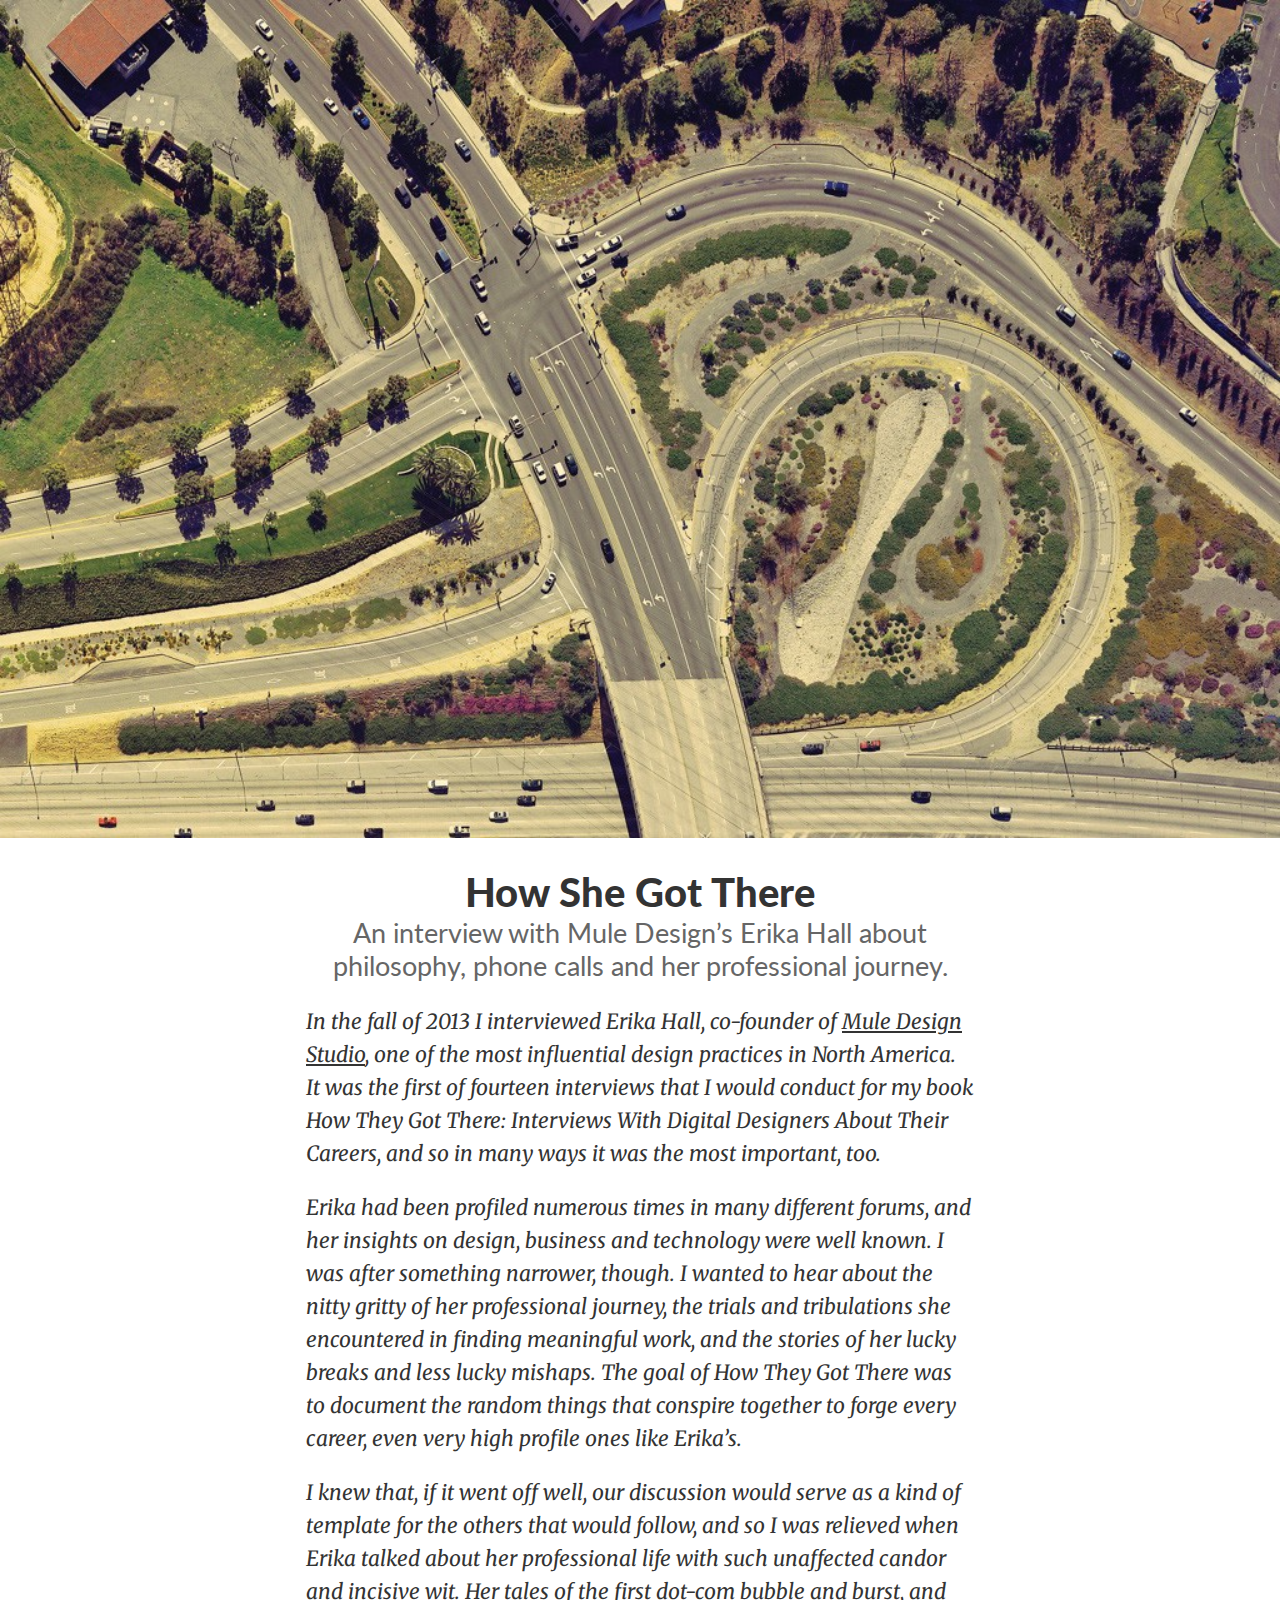
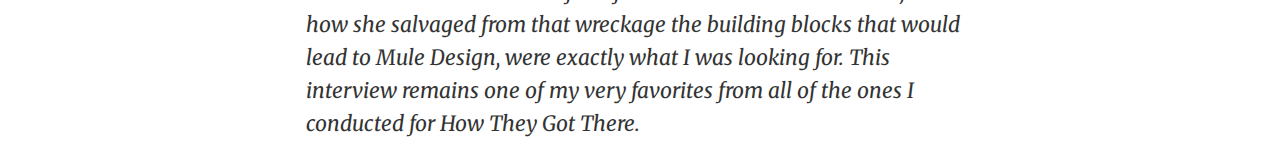
<file: week1/day-1/index.html>
<!doctype html>
<html>
  <head>
    <title>Medium article</title>
    <meta charset="utf-8">
    <link href="https://fonts.googleapis.com/css?family=Lato|Merriweather" rel="stylesheet">
    <link href="style.css" rel="stylesheet">
  </head>
  <body>
    <img src="big-image.jpg" alt="landscape">
    <article>
      <h1>How She Got There</h1>
      <h2>
        An interview with Mule Design’s Erika Hall about philosophy, phone calls and her professional journey.
      </h2>
      <p>
        <em>
          In the fall of 2013 I interviewed Erika Hall, co-founder of <a href="http://muledesign.com/">Mule Design Studio</a>, one of the most influential design practices in North America. It was the first of fourteen interviews that I would conduct for my book How They Got There: Interviews With Digital Designers About Their Careers, and so in many ways it was the most important, too.
        </em>
      </p>
      <p>
        <em>
          Erika had been profiled numerous times in many different forums, and her insights on design, business and technology were well known. I was after something narrower, though. I wanted to hear about the nitty gritty of her professional journey, the trials and tribulations she encountered in finding meaningful work, and the stories of her lucky breaks and less lucky mishaps. The goal of How They Got There was to document the random things that conspire together to forge every career, even very high profile ones like Erika’s.
        </em>
      </p>
      <p>
        <em>
          I knew that, if it went off well, our discussion would serve as a kind of template for the others that would follow, and so I was relieved when Erika talked about her professional life with such unaffected candor and incisive wit. Her tales of the first dot-com bubble and burst, and how she salvaged from that wreckage the building blocks that would lead to Mule Design, were exactly what I was looking for. This interview remains one of my very favorites from all of the ones I conducted for How They Got There.
        </em>
      </p>
    </article>
  </body>
</html>
</file>
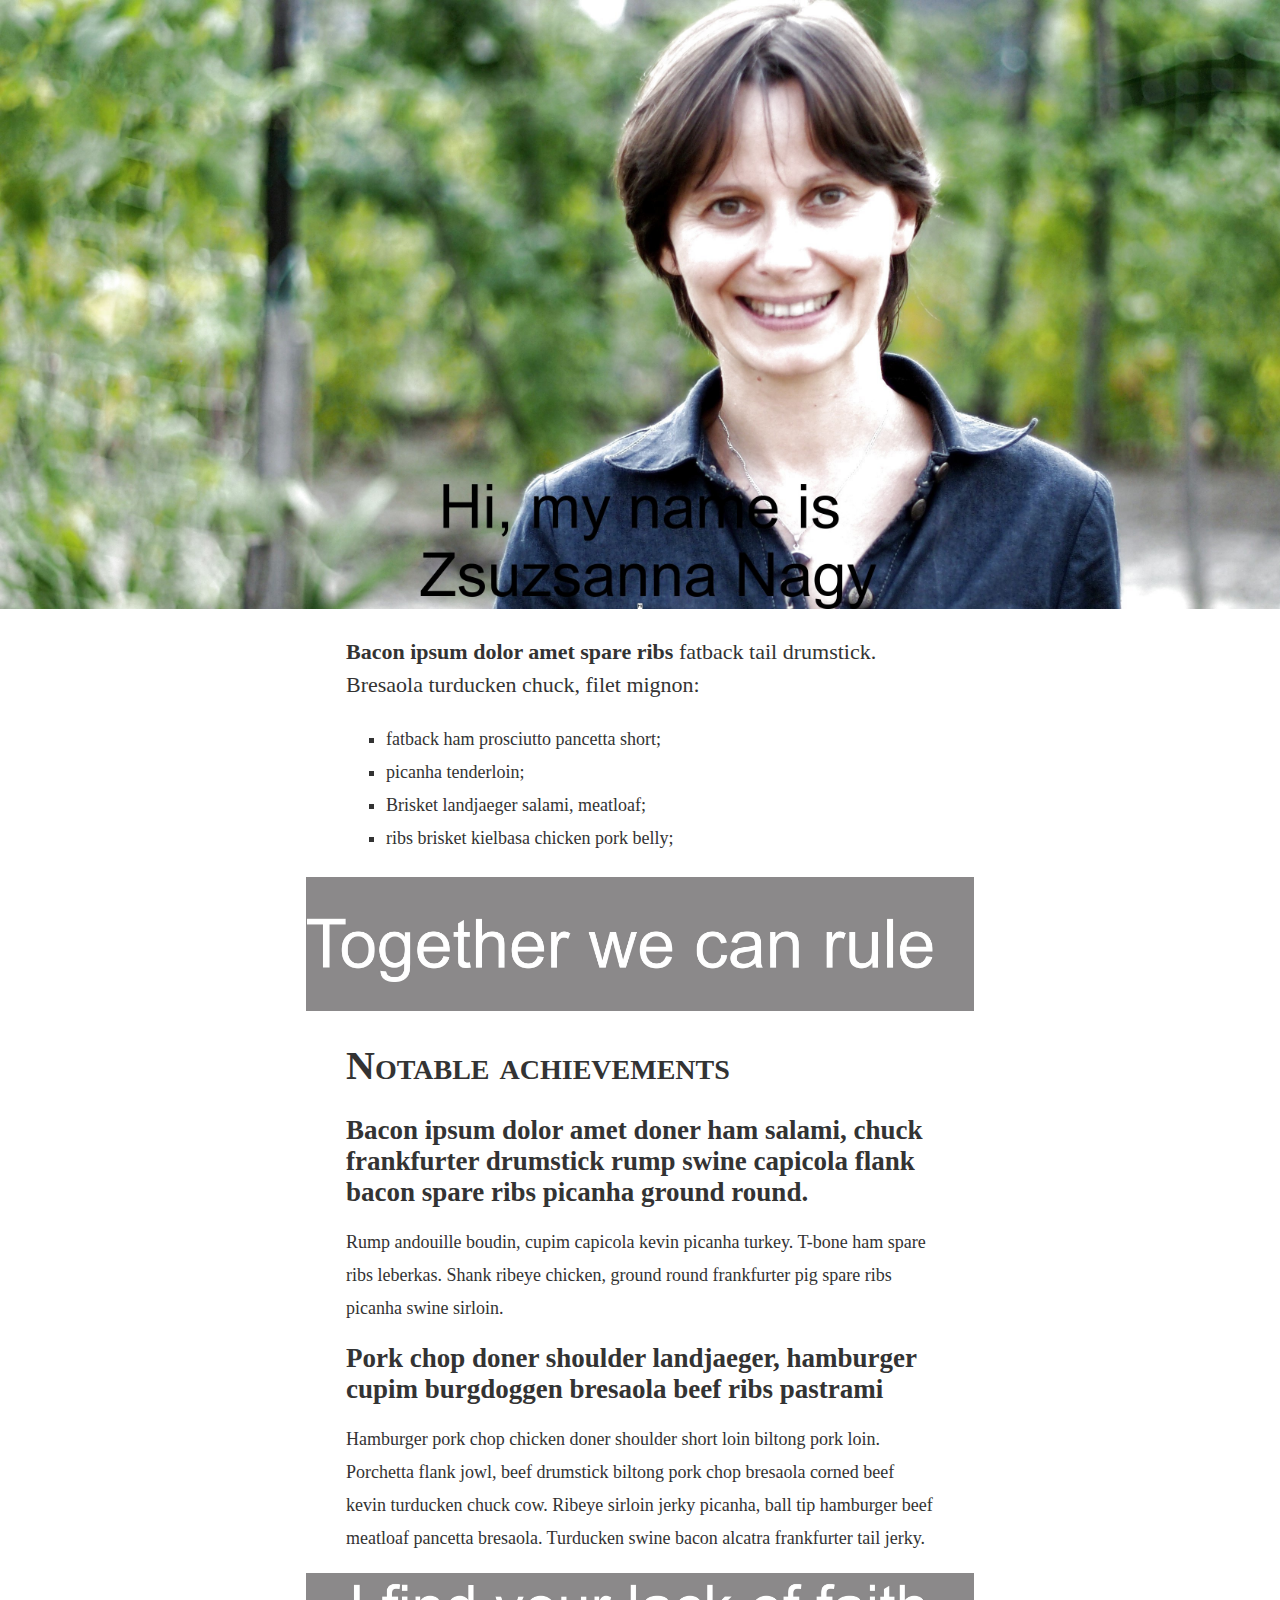
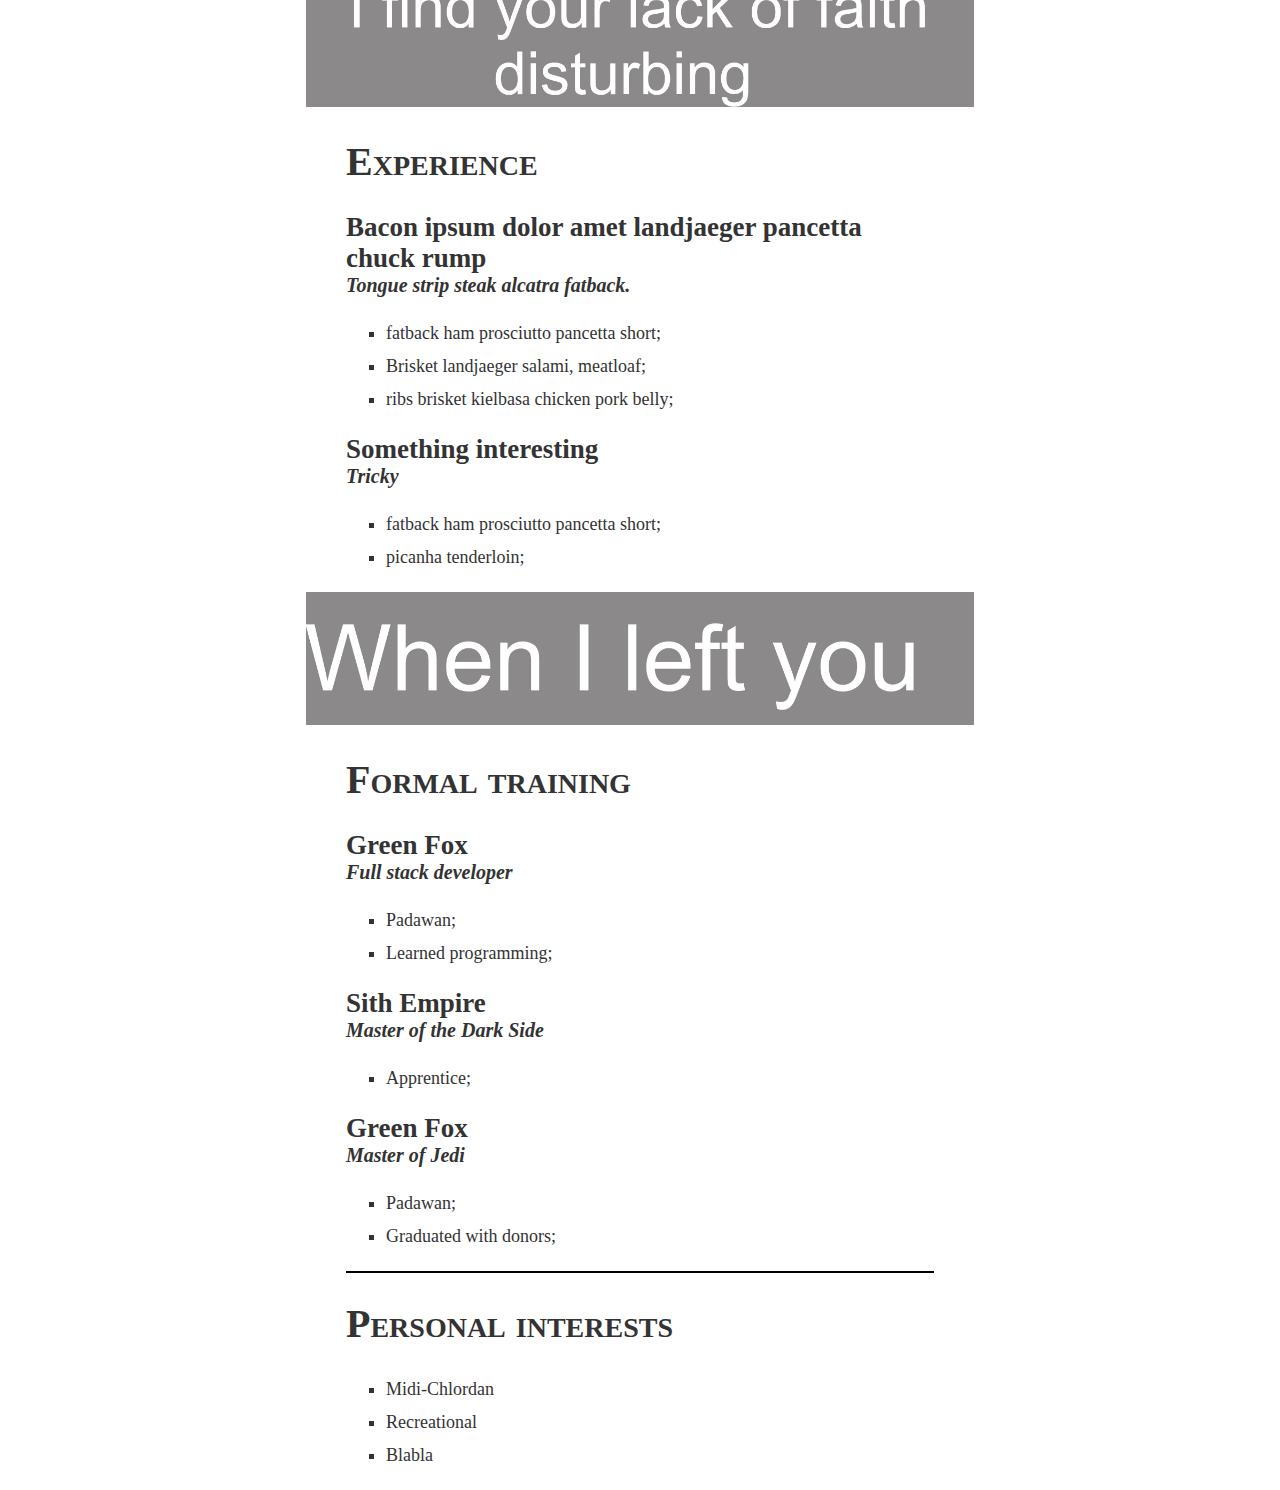
<file: week1/day-5/FirstWebsite/index.html>
<!doctype html>
<html lang="en">
  <head>
    <title>CV</title>
    <meta charset="utf-8">
    <link href="style.css" rel="stylesheet">
  </head>
  <body>
    <img src="zsuzsi.jpg" alt="Nagy Zsuzsa's profile picture">
    <article>
      <section class="first">
        <p>
          <strong>Bacon ipsum dolor amet spare ribs </strong>
          fatback tail drumstick. Bresaola turducken chuck, filet mignon:
          <ul>
            <li>fatback ham prosciutto pancetta short;</li>
            <li>picanha tenderloin;</li>
            <li>Brisket landjaeger salami, meatloaf;</li>
            <li>ribs brisket kielbasa chicken pork belly;</li>
          </ul>
        </p>
      </section>
      <section>
        <img src="firstbox.jpg" alt="slogan2">
      </section>
      <section>
      <h1>Notable achievements</h1>
      <h2>
        Bacon ipsum dolor amet doner ham salami, chuck frankfurter drumstick rump swine capicola flank bacon spare ribs picanha ground round.
      </h2>
      <p>
        Rump andouille boudin, cupim capicola kevin picanha turkey. T-bone ham spare ribs leberkas. Shank ribeye chicken, ground round frankfurter pig spare ribs picanha swine sirloin.
      </p>
      <h2>Pork chop doner shoulder landjaeger, hamburger cupim burgdoggen bresaola beef ribs pastrami</h2>
      <p>
        Hamburger pork chop chicken doner shoulder short loin biltong pork loin. Porchetta flank jowl, beef drumstick biltong pork chop bresaola corned beef kevin turducken chuck cow. Ribeye sirloin jerky picanha, ball tip hamburger beef meatloaf pancetta bresaola. Turducken swine bacon alcatra frankfurter tail jerky.
      </p>
      </section>
      <section>
        <img src="secondbox.jpg" alt="slogan2">
      </section>
      <section>
      <h1>Experience</h1>
      <h2>
        Bacon ipsum dolor amet landjaeger pancetta chuck rump
      </h2>
      <h3>Tongue strip steak alcatra fatback.</h3>
      <p>
        <ul>
          <li>fatback ham prosciutto pancetta short;</li>
          <li>Brisket landjaeger salami, meatloaf;</li>
          <li>ribs brisket kielbasa chicken pork belly;</li>
        </ul>
      </p>
      <h2>Something interesting</h2>
      <h3>Tricky</h3>
      <p>
        <ul>
          <li>fatback ham prosciutto pancetta short;</li>
          <li>picanha tenderloin;</li>
        </ul>
      </p>
      </section>
      <section>
        <img src="thirdbox.jpg" alt="slogan3">
      </section>
      <section>
      <h1>Formal training</h1>
      <h2>Green Fox</h2>
      <h3>Full stack developer</h3>
      <p>
        <ul>
          <li>Padawan;</li>
          <li>Learned programming;</li>
        </ul>
      </p>
      <h2>Sith Empire</h2>
      <h3>Master of the Dark Side</h3>
      <p>
        <ul>
          <li>Apprentice;</li>
        </ul>
      </p>
      <h2>Green Fox</h2>
      <h3>Master of Jedi</h3>
      <p>
        <ul>
          <li>Padawan;</li>
          <li>Graduated with donors;</li>
        </ul>
      </p>
      </section>
      <section>
        <p class="line"></p>
      </section>
      <section>
        <h1>Personal interests</h1>
        <p>
          <ul>
            <li>Midi-Chlordan</li>
            <li>Recreational</li>
            <li>Blabla</li>
          </ul>
        </p>
      </section>
    </article>
</file>
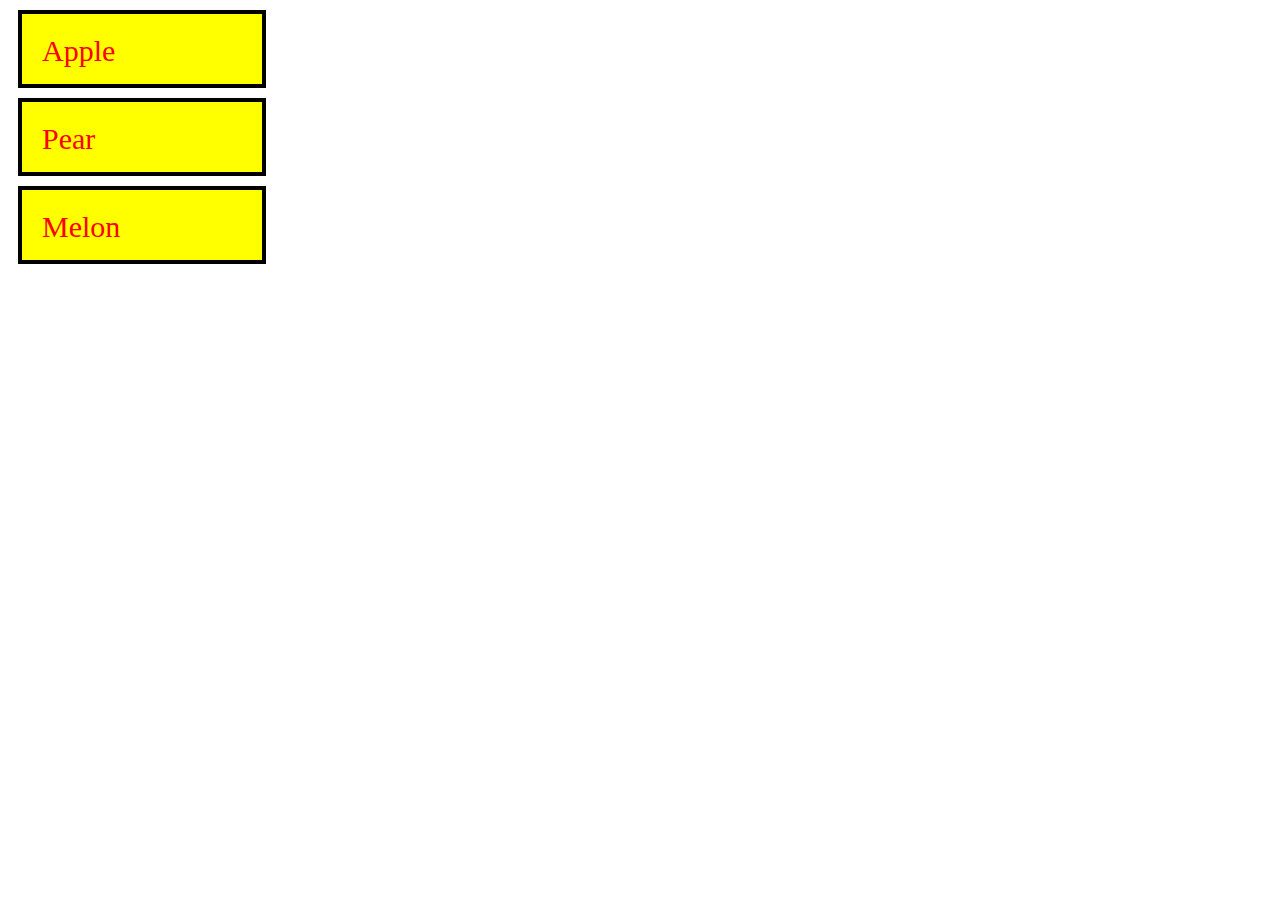
<file: week1/day-4/Exercise1/exercise1.html>
<!doctype html>
<html>
  <head>
    <title>Exercise1</title>
    <meta charset="utf-8">
    <link href="exercise1.css" rel="stylesheet">
  </head>
  <body>
    <section class="box">Apple</section>
    <section class="box">Pear</section>
    <section class="box">Melon</section>
  </body>
</html>
</file>
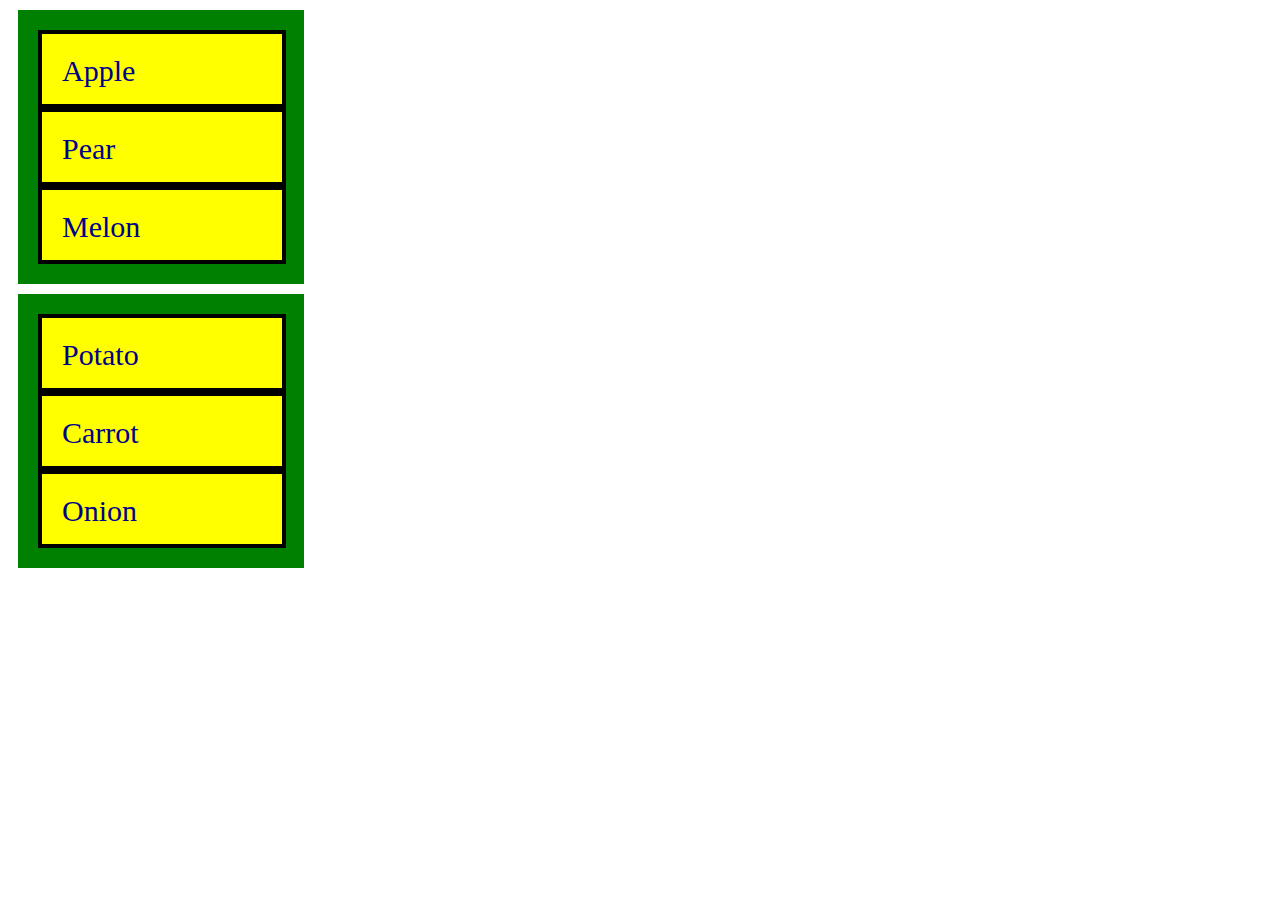
<file: week1/day-4/Exercise2/exercise2.html>
<!doctype html>
<html>
  <head>
    <title>Exercise2</title>
    <meta charset="utf-8">
    <link href="exercise2.css" rel="stylesheet">
  </head>
  <body>
    <section class="big-box">
      <section class="box">Apple</section>
      <section class="box">Pear</section>
      <section class="box">Melon</section>
    </section>
    <section class="big-box">
      <section class="box">Potato</section>
      <section class="box">Carrot</section>
      <section class="box">Onion</section>
    </section>
  </body>
</html>
</file>
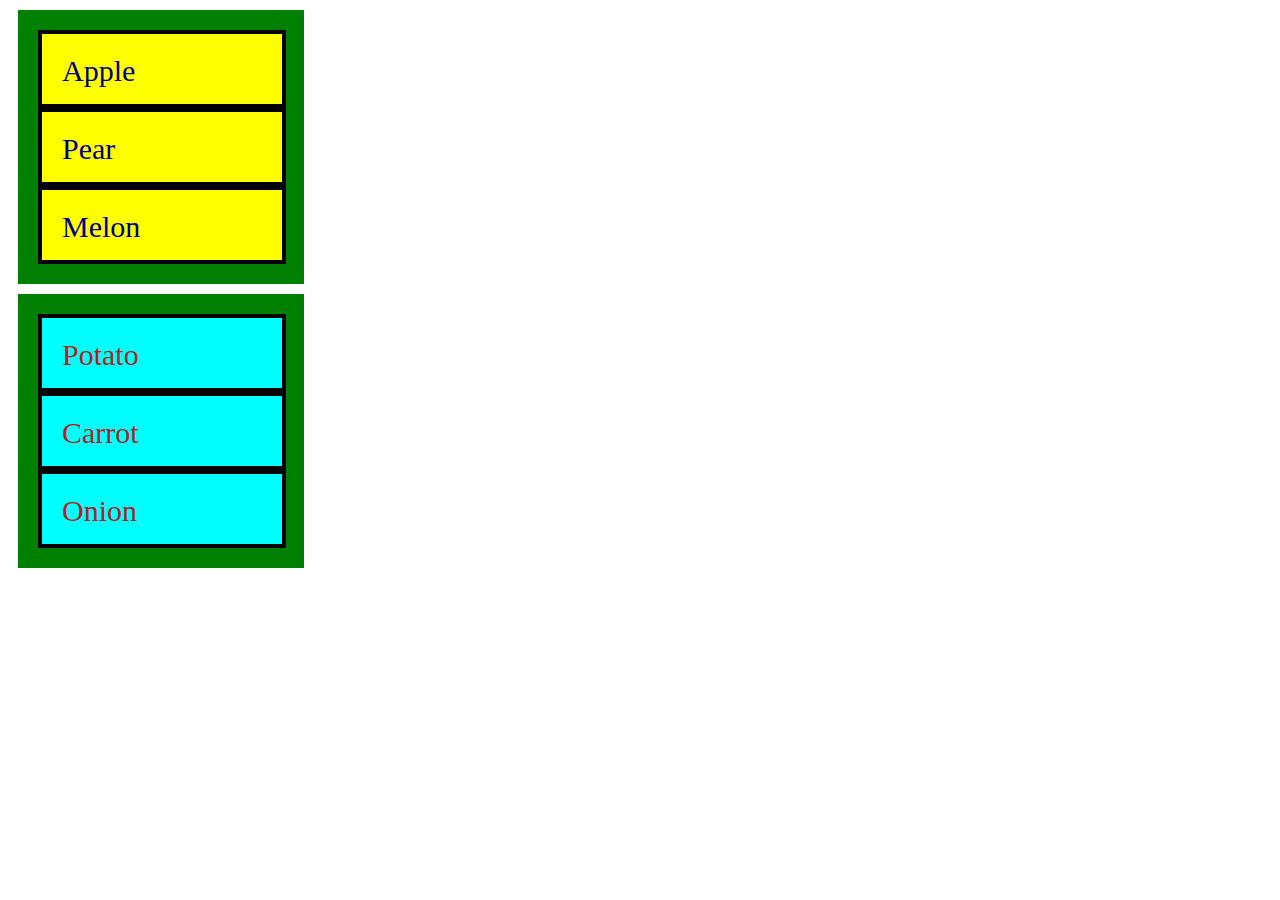
<file: week1/day-4/Exercise3/exercise3.html>
<!doctype html>
<html>
  <head>
    <title>Exercise3</title>
    <meta charset="utf-8">
    <link href="exercise3.css" rel="stylesheet">
  </head>
  <body>
    <section class="big-box">
      <section class="box1">Apple</section>
      <section class="box1">Pear</section>
      <section class="box1">Melon</section>
    </section>
    <section class="big-box">
      <section class="box2">Potato</section>
      <section class="box2">Carrot</section>
      <section class="box2">Onion</section>
    </section>
  </body>
</html>
</file>
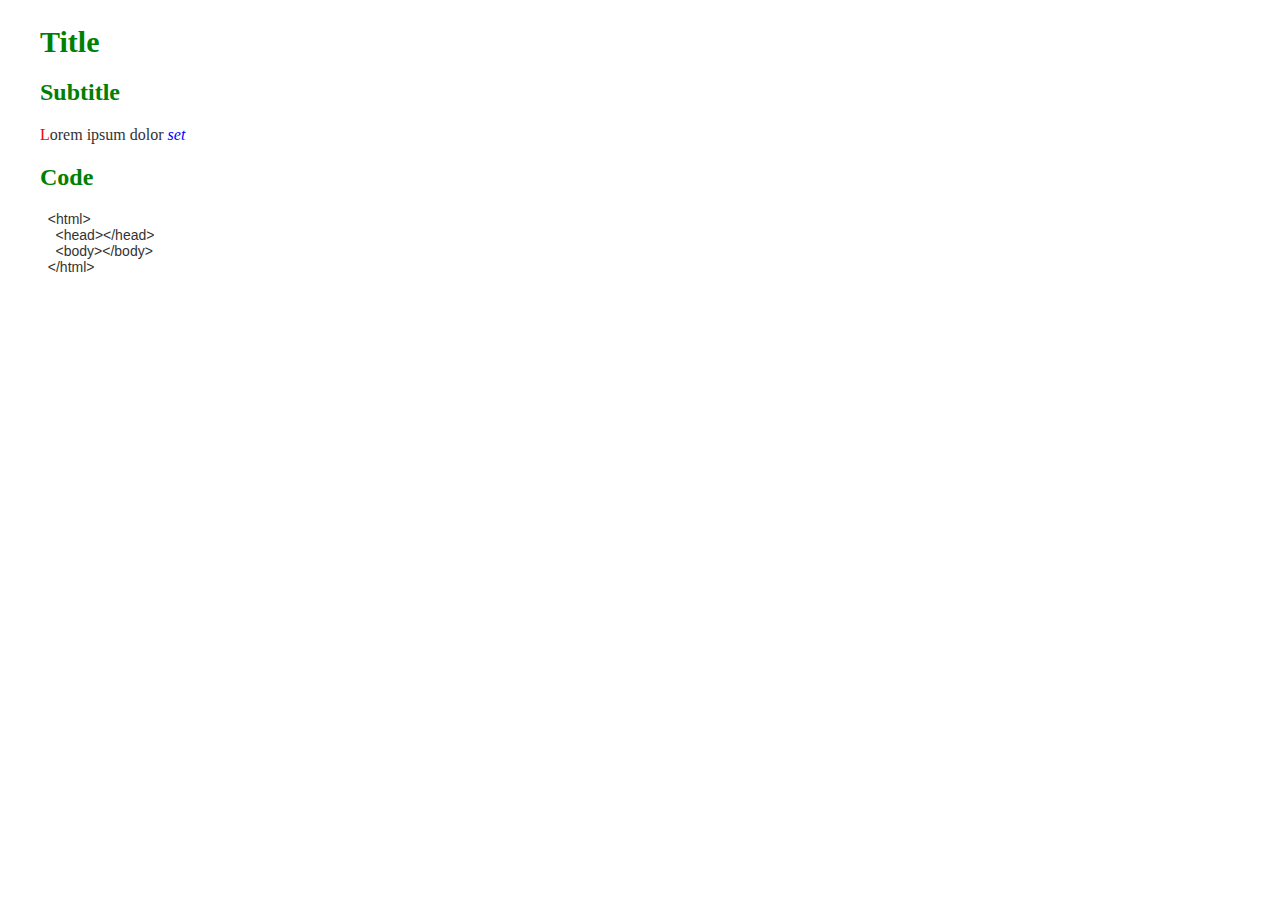
<file: week1/day-4/Exercise4/exercise4.html>
<!doctype html>
<html>
  <head>
    <title>Exercise4</title>
    <meta charset="utf-8">
    <link href="exercise4.css" rel="stylesheet">
  </head>
  <body>
    <article>
      <h1>Title</h1>
      <h2>Subtitle</h2>
      <p>
        <span class="color1">L</span>orem ipsum dolor
        <em>
          <span class="color2">
            set
          </span>
        </em>
      </p>
      <h2>Code</h2>
      <pre>
  &lt;html&gt;
    &lt;head&gt;&lt;&#47;head&gt;
    &lt;body&gt;&lt;&#47;body&gt;
  &lt;&#47;html&gt;
      </pre>
    </article>
  </body>
</html>
</file>
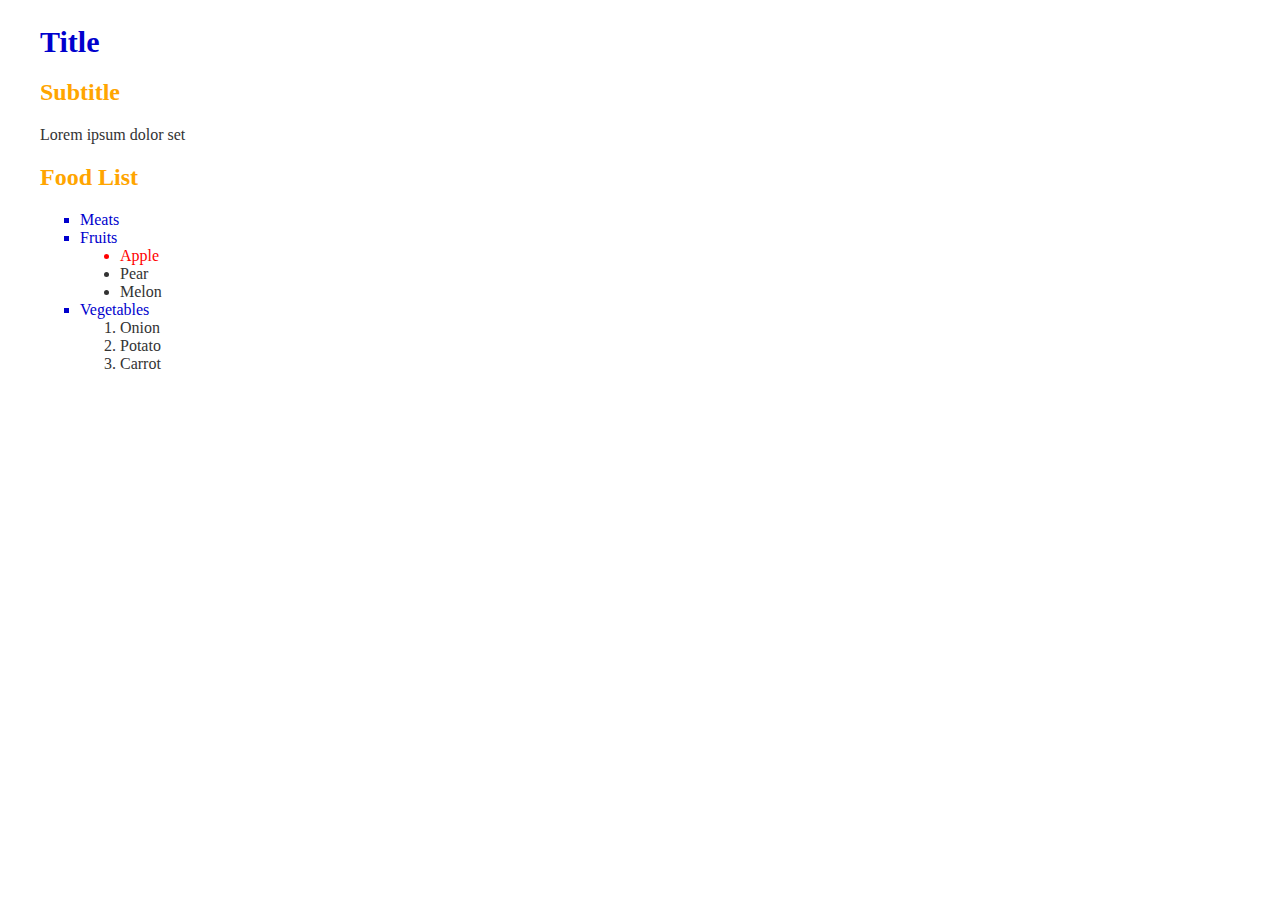
<file: week1/day-4/Exercise5/exercise5.html>
<!doctype html>
<html>
  <head>
    <title>Exercise5</title>
    <meta charset="utf-8">
    <link href="exercise5.css" rel="stylesheet">
  </head>
  <body>
    <article>
      <h1>Title</h1>
      <h2>Subtitle</h2>
      <p>Lorem ipsum dolor set</p>
      <h2>Food List</h2>
      <ul>
        <li class="ul-list1">Meats</li>
        <li class="ul-list1">Fruits</li>
          <ul>
            <span class="color"><li class="ul-list2">Apple</li></span>
            <li class="ul-list2">Pear</li>
            <li class="ul-list2">Melon</li>
          </ul>
        <li class="ul-list1">Vegetables</li>
          <ol>
            <li>Onion</li>
            <li>Potato</li>
            <li>Carrot</li>
          </ol>
      </ul>
    </article>
  </body>
</html>
</file>
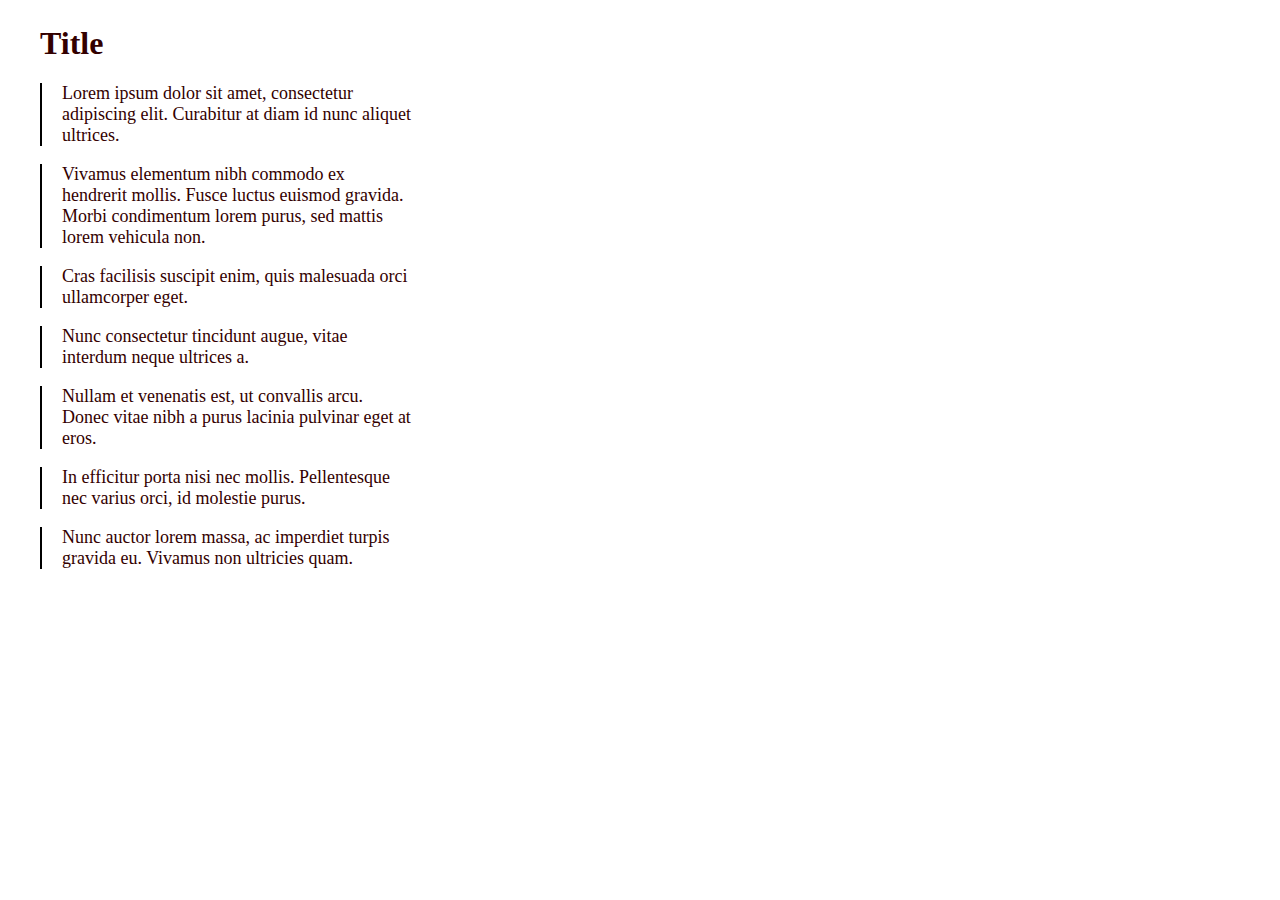
<file: week1/day-4/Exercise6/exercise6.html>
<!doctype html>
<html>
  <head>
    <meta charset="utf-8">
    <title>Exercise6</title>
    <link rel="stylesheet" href="exercise6.css">
  </head>
  <body>
    <h1>Title</h1>
    <section class="box">
      <p>Lorem ipsum dolor sit amet, consectetur adipiscing elit. Curabitur at diam id nunc aliquet ultrices.</p>
    </section>
    <section class="box">
      <p>Vivamus elementum nibh commodo ex hendrerit mollis. Fusce luctus euismod gravida. Morbi condimentum lorem purus, sed mattis lorem vehicula non.</p>
    </section>
    <section class="box">
      <p>Cras facilisis suscipit enim, quis malesuada orci ullamcorper eget.</p>
    </section>
    <section class="box">
      <p>Nunc consectetur tincidunt augue, vitae interdum neque ultrices a.</p>
    </section>
    <section class="box">
      <p>Nullam et venenatis est, ut convallis arcu. Donec vitae nibh a purus lacinia pulvinar eget at eros.</p>
    </section>
    <section class="box">
      <p>In efficitur porta nisi nec mollis. Pellentesque nec varius orci, id molestie purus.</p>
    </section>
    <section class="box">
      <p>Nunc auctor lorem massa, ac imperdiet turpis gravida eu. Vivamus non ultricies quam.</p>
    </section>
  </body>
</html>
</file>
<file: week1/day-1/style.css>
/*{}*/
body {
  margin: 0;
  color: #333333;
  font-family: 'Merriweather', serif;
}

img {
  width: 100%;
}

article {
  max-width: 668px;
  margin-left: auto;
  margin-right: auto;
  margin: 0 auto; /*aló felső 0, bal-jobb auto*/
}

h1,
h2 {
  font-family: 'Lato', sans-serif;
  text-align: center;
}

h1 {
  font-size: 40px;
  margin-bottom: 0;
  font-weight: 900;
}

h2 {
  color: #666666;
  font-size: 27px;
  font-weight: normal;
  margin-top: 0;
}

p {
  font-size: 21px;
  line-height: 33px;
}

a {
  color: #333333;
}
</file>
<file: week1/day-5/FirstWebsite/style.css>
body {
  margin: 0;
  color: #333333;
  font-family: 'Ariel', serif;
}

img {
  width: 100%;
}

article {
  max-width: 668px;
  margin-left: auto;
  margin-right: auto;
  margin: 0 auto; /*aló felső 0, bal-jobb auto*/
}

.first p {
  font-size: 22px;
}

h1 {
  font-variant: small-caps;
  font-size: 40px;
  margin-bottom: 10;
  margin-top: 10;
}

h2 {
  font-size: 27px;
  margin-bottom: 0;
  margin-top: 0;
}

h3 {
  font-size: 20px;
  font-style: italic;
  margin-top: 0;
}

p {
  font-size: 18px;
  line-height: 33px;
}

ul {
  font-size: 18px;
  line-height: 33px;
  list-style-type: square;
}

h1,
h2,
h3,
p,
ul {
 margin-left: 40px;
 margin-right: 40px;
}

.box {
  background-color: grey;
  padding: 20px;
}

.line {
  border-bottom: 2px solid black;
}
</file>
<file: week1/day-4/Exercise1/exercise1.css>
.box {
  margin: 10px;
  padding:20px;
  background-color: yellow;
  border: 4px solid black;
  width:200px;
  height:30px;
  color: red;
  font-family: 'Ariel', serif;
  font-size: 30px;
  font-weight: 500;
}
</file>
<file: week1/day-4/Exercise2/exercise2.css>
.big-box {
  margin: 10px;
  padding:20px;
  background-color: green;
  border: 0px;
  width:246px;
  height:234px;
}
.box {
  margin: 0px;
  padding:20px;
  background-color: yellow;
  border: 4px solid black;
  width:200px;
  height:30px;
  color: darkBlue;
  font-family: 'Times New Roman';
  font-size: 30px;
  font-weight: 500;
}
</file>
<file: week1/day-4/Exercise3/exercise3.css>
.big-box {
  margin: 10px;
  padding:20px;
  background-color: green;
  border: 0px;
  width:246px;
  height:234px;
}
.box1 {
  margin: 0px;
  padding:20px;
  background-color: yellow;
  border: 4px solid black;
  width:200px;
  height:30px;
  color: darkBlue;
  font-family: 'Times New Roman';
  font-size: 30px;
  font-weight: 500;
}
.box2 {
  margin: 0px;
  padding:20px;
  background-color: cyan;
  border: 4px solid black;
  width:200px;
  height:30px;
  color: fireBrick;
  font-family: 'Times New Roman';
  font-size: 30px;
  font-weight: 500;
}
</file>
<file: week1/day-4/Exercise4/exercise4.css>
body {
  margin-left: 40px;
  margin-top: 25px;
  color: #333333;
  font-family: 'Ariel', serif;
}

h1,
h2 {
  text-align: left;;
  color: green;
}

h1 {
  font-size: 30px;
}

h2 {
  font-size: 24px;
}

.color1 {
  color: red;
}

.color2 {
  color: blue;
}

pre {
  font-family: 'Leelawadee', sans-serif;
  font-size: 14px;
}
</file>
<file: week1/day-4/Exercise5/exercise5.css>
body {
  margin-left: 40px;
  margin-top: 25px;
  color: #333333;
  font-family: 'Times New Roman', serif;
}

h1,
h2 {
  text-align: left;
}

h1 {
  font-size: 30px;
  color: mediumBlue;
}

h2 {
  font-size: 24px;
  color: orange;
}

.ul-list1 {
  color: mediumBlue;
  list-style-type: square;
}

.ul-list2 {
  list-style-type: disc;
}

.color {
  color: red;
}
</file>
<file: week1/day-4/Exercise6/exercise6.css>
body {
  color: #330000;
  margin-left: 40px;
  margin-top: 25px;
}

.box {
  width: 350px;
  border-left: 2px solid black;
  padding-left: 20px;
  font-family: 'Times New Roman', serif;
  font-size: 18px;
}
</file>
